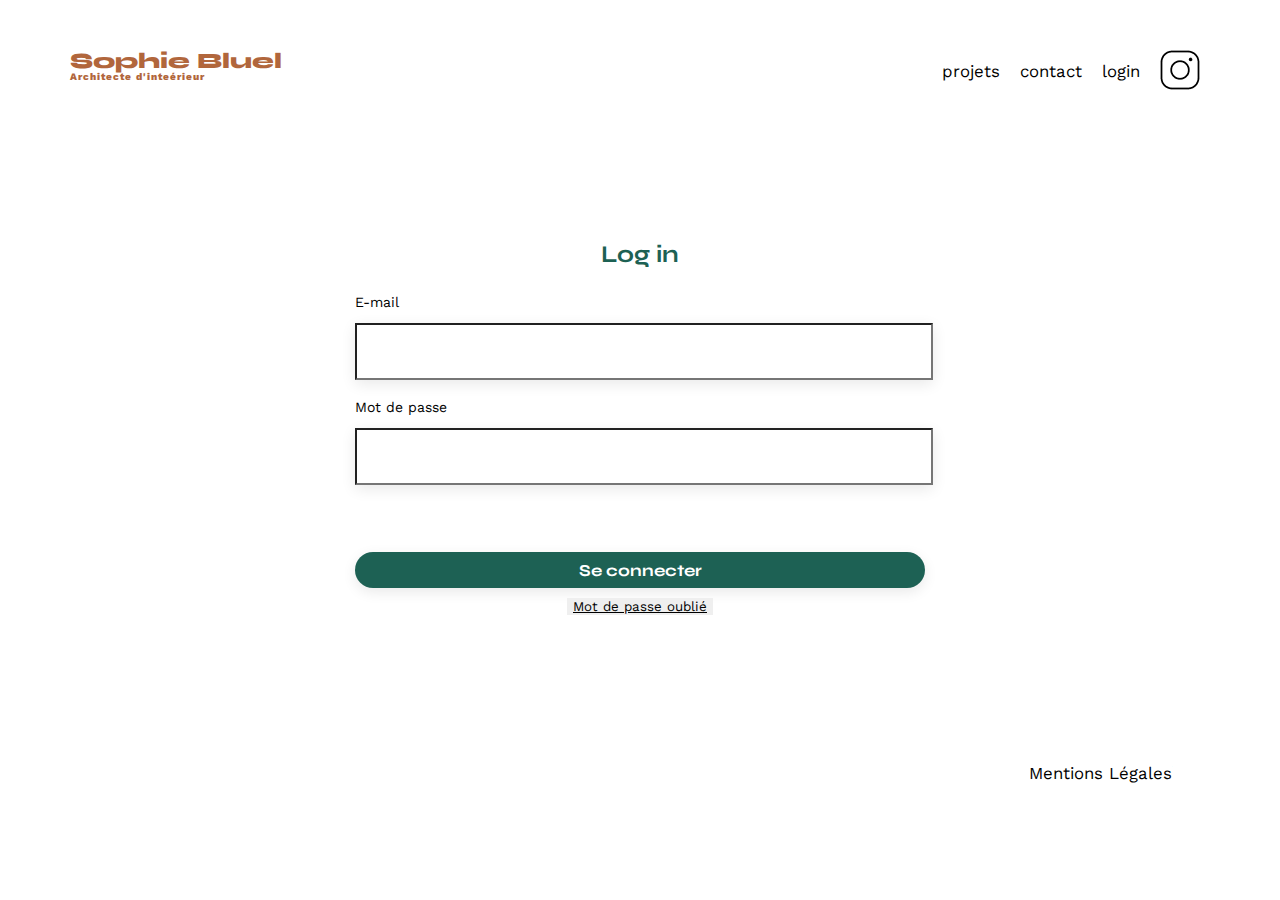
<file: FrontEnd/login.html>
<!DOCTYPE html>
<html lang="fr">
  <head>
    <meta charset="UTF-8" />
    <title>Sophie Bluel - Architecte d'intérieur</title>
    <meta name="viewport" content="width=device-width, initial-scale=1.0" />
    <link rel="preconnect" href="https://fonts.googleapis.com" />
    <link rel="preconnect" href="https://fonts.gstatic.com" crossorigin />
    <link
      href="https://fonts.googleapis.com/css2?family=Syne:wght@700;800&family=Work+Sans&display=swap"
      rel="stylesheet"
    />
    <meta name="description" content="" />
    <link rel="stylesheet" href="css/style.css" />
    <link rel="stylesheet" href="css/login.css" />
  </head>

  <body>
    <header class="header">
      <h1>Sophie Bluel <span>Architecte d'inteérieur</span></h1>
      <nav>
        <ul>
          <li><a href="index.html">projets</a></li>
          <li><a href="index.html#contact">contact</a></li>
          <li><a href="login.html">login</a></li>
          <li><img src="./assets/icons/instagram.png" alt="Instagram" /></li>
        </ul>
      </nav>
    </header>

    <main id="log-in">
      <section class="tableaulog">
        <h3>Log in</h3>
        <br /><br />
        <form action="#" id="form-login" method="post">
          <label for="email">E-mail</label><br />
          <input type="text" name="email" id="email" />
          <br />
          <label for="password"> Mot de passe</label><br />
          <input type="password" name="password" id="password" />
          <br />
          <div id="msg-error">
            <h4>Erreur dans l’identifiant ou le mot de passe</h4>
          </div>
          <br />
          <input
            type="submit"
            name="submit-form"
            id="submit-form"
            value="Se connecter"
          />
          <br />
          <button>Mot de passe oublié</button>
        </form>
      </section>
    </main>

    <footer>
      <nav>
        <ul>
          <li>Mentions Légales</li>
        </ul>
      </nav>
    </footer>
    <script src="js/login.js"></script>
    <script src="js/function.js"></script>
  </body>
</html>
</file>
<file: FrontEnd/css/login.css>
h3{
	color: #1D6154;
	font-size: X-large;
	font-family: 'Syne';
	font-weight: 700;
	text-align: center;
}

form{
	text-align: center;
	width: 50%;
	margin: auto;
}

form input {
	width: 100%;
	height: 51px;
	margin-bottom: 20px;
	box-shadow: 0px 4px 14px 0px rgba(0, 0, 0, 0.09);
	font-size: 1.2em;
}

.submitbutton{
	border: none;
}

input[type="submit"]{
	border: none;
	font-family: 'Syne';
	font-weight: 700;
	height: 36px;
	padding: 0;
	margin-bottom: 10PX;
}

input[type="submit"]:hover {
	background-color: #fff;
	color: #1D6154;
	border: 1px solid #1D6154;
	cursor: pointer;
}

label{
	display: flex;
	align-items: flex-start;
}

button{
	text-decoration: underline;
	border: none;
	color: black;
	font-family: 'Work Sans';
}


.tableaulog{
	margin: 150px 0 ;
}

#msg-error{
	display: none;
	justify-content: center;
	color: red;
}
</file>
<file: FrontEnd/css/style.css>
/* http://meyerweb.com/eric/tools/css/reset/
   v2.0 | 20110126
   License: none (public domain)
*/

html, body, div, span, applet, object, iframe,
h1, h2, h3, h4, h5, h6, p, blockquote, pre,
a, abbr, acronym, address, big, cite, code,
del, dfn, em, img, ins, kbd, q, s, samp,
small, strike, strong, sub, sup, tt, var,
b, u, i, center,
dl, dt, dd, ol, ul, li,
fieldset, form, label, legend,
table, caption, tbody, tfoot, thead, tr, th, td,
article, aside, canvas, details, embed,
figure, figcaption, footer, header, hgroup,
menu, nav, output, ruby, section, summary,
time, mark, audio, video {
	margin: 0;
	padding: 0;
	border: 0;
	font-size: 100%;
	font: inherit;
	vertical-align: baseline;
}
/* HTML5 display-role reset for older browsers */
article, aside, details, figcaption, figure,
footer, header, hgroup, menu, nav, section {
	display: block;
}
body {
	line-height: 1;
}
ol, ul {
	list-style: none;
}
blockquote, q {
	quotes: none;
}
blockquote:before, blockquote:after,
q:before, q:after {
	content: '';
	content: none;
}
table {
	border-collapse: collapse;
	border-spacing: 0;
}
/** end reset css**/
body {
	max-width: 1140px;
	margin:auto;
	font-family: 'Work Sans' ;
	font-size: 14px;
}
.header {
	display: flex;
	justify-content: space-between;
	margin: 50px 0
}
section {
	margin: 50px 0
}

h1{
	display: flex;
	flex-direction: column;
	font-family: 'Syne';
	font-size: 22px;
	font-weight: 800;
	color: #B1663C
}

h1 > span {
	font-family: 'Work Sans';
	font-size:10px;
	letter-spacing: 0.1em;
;
}

h2{
	font-family: 'Syne';
	font-weight: 700;
	font-size: 30px;
	color: #1D6154
}
nav ul {
	display: flex;
	align-items: center;
	list-style-type: none;

}
nav li {
	padding: 0 10px;
	font-size: 1.2em;
}

/* li:hover {
	color: #B1663C;
} */
li a {
	text-decoration: none;
	color: #000;
}
li a:hover {
	color: #B1663C;
}
#introduction {
	display: flex;
	align-items: center;
}
#introduction figure {
	flex: 1
}
#introduction img {
	display: block;
	margin: auto;
	width: 80%;
}

#introduction article {
	flex: 1
}
#introduction h2 {
	margin-bottom: 1em;
}

#introduction p {
	margin-bottom: 0.5em;
}
#portfolio h2 {
	text-align: center;
	margin-bottom: 1em;
}
.gallery {
	width: 100%;
	display: grid;
	grid-template-columns: 1fr 1fr 1fr;
	grid-column-gap: 20px;
	grid-row-gap: 20px;
}

.gallery img {
	width: 100%;
}
#boutonFiltre {
	display: flex;
	justify-content: space-around;
	width: 50%;
	margin: auto;
	padding-bottom: 30px;
}
.btn-filter {
	font-family: 'Syne';
	font-size: 16px;
	padding: 8px 15px;
	color: #1D6154;
	border-radius: 60px;
	background-color: #fff;
	border: 1px solid #1D6154;
}
.btn-filter:hover{
	background-color: #1D6154;
	color: #fff;
	cursor: pointer;
}
#contact {
	width: 50%;
margin: auto;
}
#contact > * {
	text-align: center;

}
#contact h2{
	margin-bottom: 20px;
}
#contact form {
	text-align: left;
	margin-top:30px;
	display: flex;
	flex-direction: column;
}

#contact input {
	height: 50px;
	font-size: 1.2em;
	border: none;
	box-shadow: 0px 4px 14px rgba(0, 0, 0, 0.09);
}
#contact label {
	margin: 2em 0 1em 0;
}
#contact textarea {
	border: none;
	box-shadow: 0px 4px 14px rgba(0, 0, 0, 0.09);
}

input[type="submit"]{
	font-family: 'Syne';
	font-weight: 700;
	color: white;
	background-color: #1D6154;
	margin : 2em auto ;
	border-radius: 60px ;
}
input[type="submit"]:hover {
	color: #1D6154;
	background-color: white;
	border: 1px solid #1D6154;
}

footer nav ul {
	display: flex;
	justify-content: flex-end;
	margin: 2em
}

/* MODE EDITOR / CONNECTED */

.m-e-header{
	height: 50px;
	background-color: #000;
	justify-content: center;
	display: none;
}
.m-e-header p, .m-e-header i {
	color: #fff;
	font-size: 15px;
	margin: auto 0;
}
.m-e-header i {
	width: 25px;
}

.m-e-portfolio {
	display: flex;
	justify-content: center;
/* 	margin-left: 100px; */
}

.m-e-portfolio p {
	margin: 10px 20px;
	display: none;
	cursor: pointer;
}

/* MODAL */
.overlay{
	position: fixed;
	top: 0;
	left: 0;
	width: 100vw;
	height: 100vw;
	background-color: rgba(0, 0, 0, 0.5);
	display: none;
}
.modal {
	display: none;
	position: fixed;
	top: 50%;
	left: 50%;
	transform: translate(-50%, -50%);
	width: 600px;
	height: 580px;
	background-color: #fff;
	box-shadow: rgba(99, 99, 99, 0.2) 0px 2px 8px 0px;
	border-radius: 3px;
	padding: 20px;
}
.modal article {
	margin: 5px;
}
.modal article button{
	position: absolute;
	margin-left: 50px;
	margin-top: 3px;
	cursor: pointer;
	background-color: #000;
	border: none;

}
.modal article button i {
	color: #fff;
	font-size: 10px;
}
.modal__back {
	cursor: pointer;
	width: 20px;
}
.modal__back i {
	font-size: 20px;
}
.modal__close, 
.modal__ajout__close {
	position: absolute;
	top: 15px;
	right: 20px;
	cursor: pointer;
}
.modal__close i,
.modal__ajout__close i {
	font-size: 20px;
}
.modal .modal__header h3 {
	padding: 20px 0 40px 0;
}
.modal__header h3 {
	font-size: 1.5rem;
	text-align: center;
	padding: 10px 0;
}
.modal__body{
	display: flex;
	flex-flow: row wrap;
	width: 80%;
	margin: auto;
	justify-content: space-between;
}
.modal__body img{
	height: 100px;
}
.modal__line{
	height: 1px;
	width: 80%;
	margin: auto;
	background-color: #1D6154;
	margin-top: 70px;
}

.modal__footer__button {
	display: block;
	margin: 20px auto;
	font-family: 'Syne';
	font-size: 16px;
	padding: 8px 15px;
	color: #fff;
	border-radius: 60px;
	border: none;
	background-color: #1D6154;
}
.modal__footer__button:hover {
	background-color: #fff;
	color: #1D6154;
	cursor: pointer;
	border: 1px solid #1D6154;
}

/* MODAL AJOUT PHOTO */
.modal__ajoutPhoto {
	display: none;
	position: fixed;
	top: 50%;
	left: 50%;
	transform: translate(-50%, -50%);
	width: 600px;
	height: 560px;
	background-color: #fff;
	box-shadow: rgba(99, 99, 99, 0.2) 0px 2px 8px 0px;
	border-radius: 3px;
	padding: 20px;
}
.modal__ajoutPhoto__body__div0 {
	display: flex;
    flex-direction: column;
    align-items: center;
    /* height: 150px;  */
    width: 450px;
    background-color: #E8F1F6;
    margin: auto;
}
.modal__ajoutPhoto__body__div {
	display: flex;
    flex-direction: column;
    align-items: center;
    /* height: 150px;  */
    width: 450px;
    background-color: #E8F1F6;
    margin: auto;

}
.modal__ajoutPhoto__body__div i {
	text-align: center;
	font-size: 60px;
	color: #B9C5CC;
	display: block;
	padding-top: 15px;
}
.modal__ajoutPhoto__body__div label {
    background-color: #B9C5CC;
    border-radius: 25px;
    padding: 8px 30px;
    color: #306685;
    margin: auto;
    display: block;
    width: 100px;
	margin-top: 10px;
	cursor: pointer;
}
.modal__ajoutPhoto__body__div p {
	text-align: center;
    color: #444444;
    font-size: 10px;
	margin-top: 5px;
}
.modal__ajoutPhoto__body__div2{
	width: 450px;
	margin: 25px auto;
}
.modal__ajoutPhoto__body__div2 input{
	display: block;
    width: 100%;
	margin: 10px auto;
	height: 51px;
	box-shadow: 0px 4px 14px 0px rgba(0, 0, 0, 0.09);
	font-size: 1.2em;
	border: none;
}
.modal__ajoutPhoto__body__line {
	height: 1px;
    width: 80%;
    margin: auto;
    background-color: #1D6154;
}
#addNewForm input[type="file"] {
	display: none;
}
.modal__ajoutPhoto__footer__button {
	display: block;
	font-size: 16px;
	padding: 10px 90px;
	border: none;
}
.modal__ajoutPhoto__footer__button:hover{
	cursor: pointer;
}
#custom-select {
	display: block;
    width: 100%;
	margin: 10px auto;
	height: 51px;
	box-shadow: 0px 4px 14px 0px rgba(0, 0, 0, 0.09);
	font-size: 1.2em;
	border: none;
}
#file {
	display: none;
}
#alert{
	text-align: center;
}
#msg-error-category {
	display: none;
	justify-content: center;
	color: red;
}
</file>
